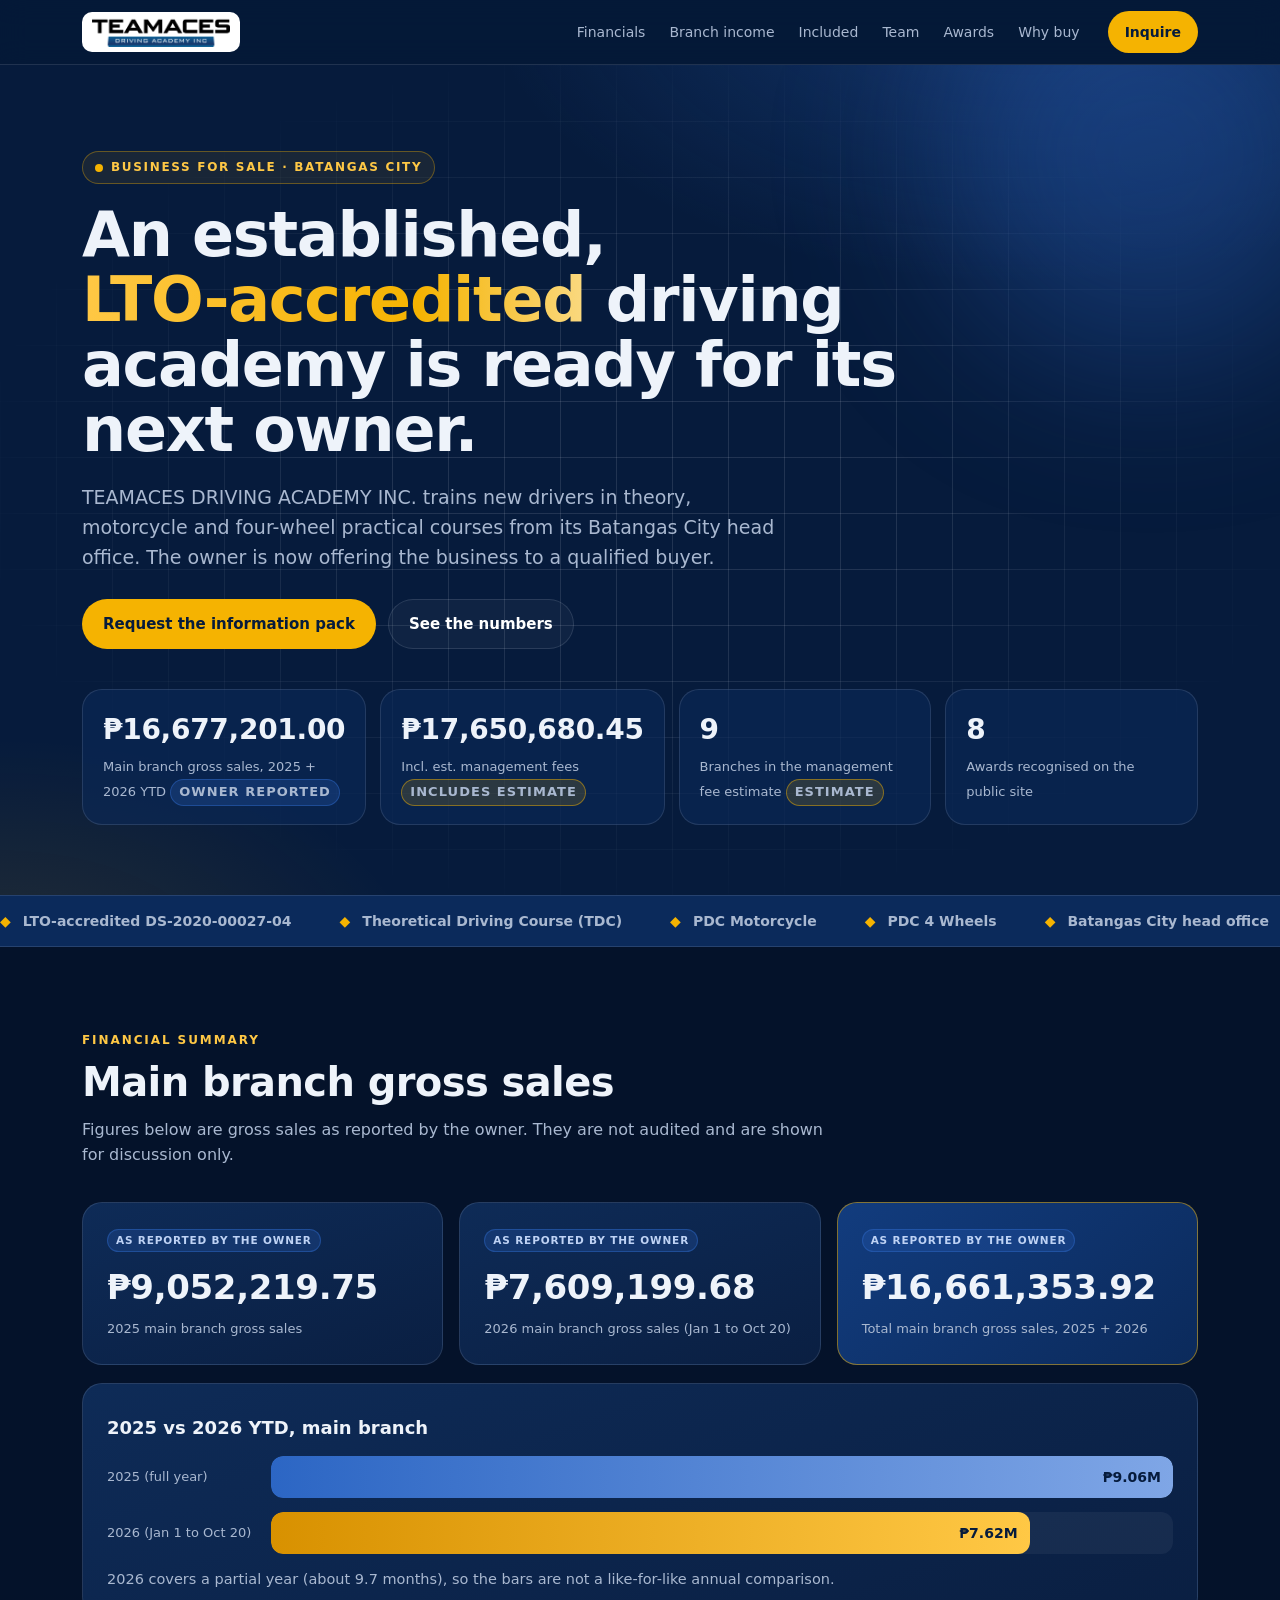
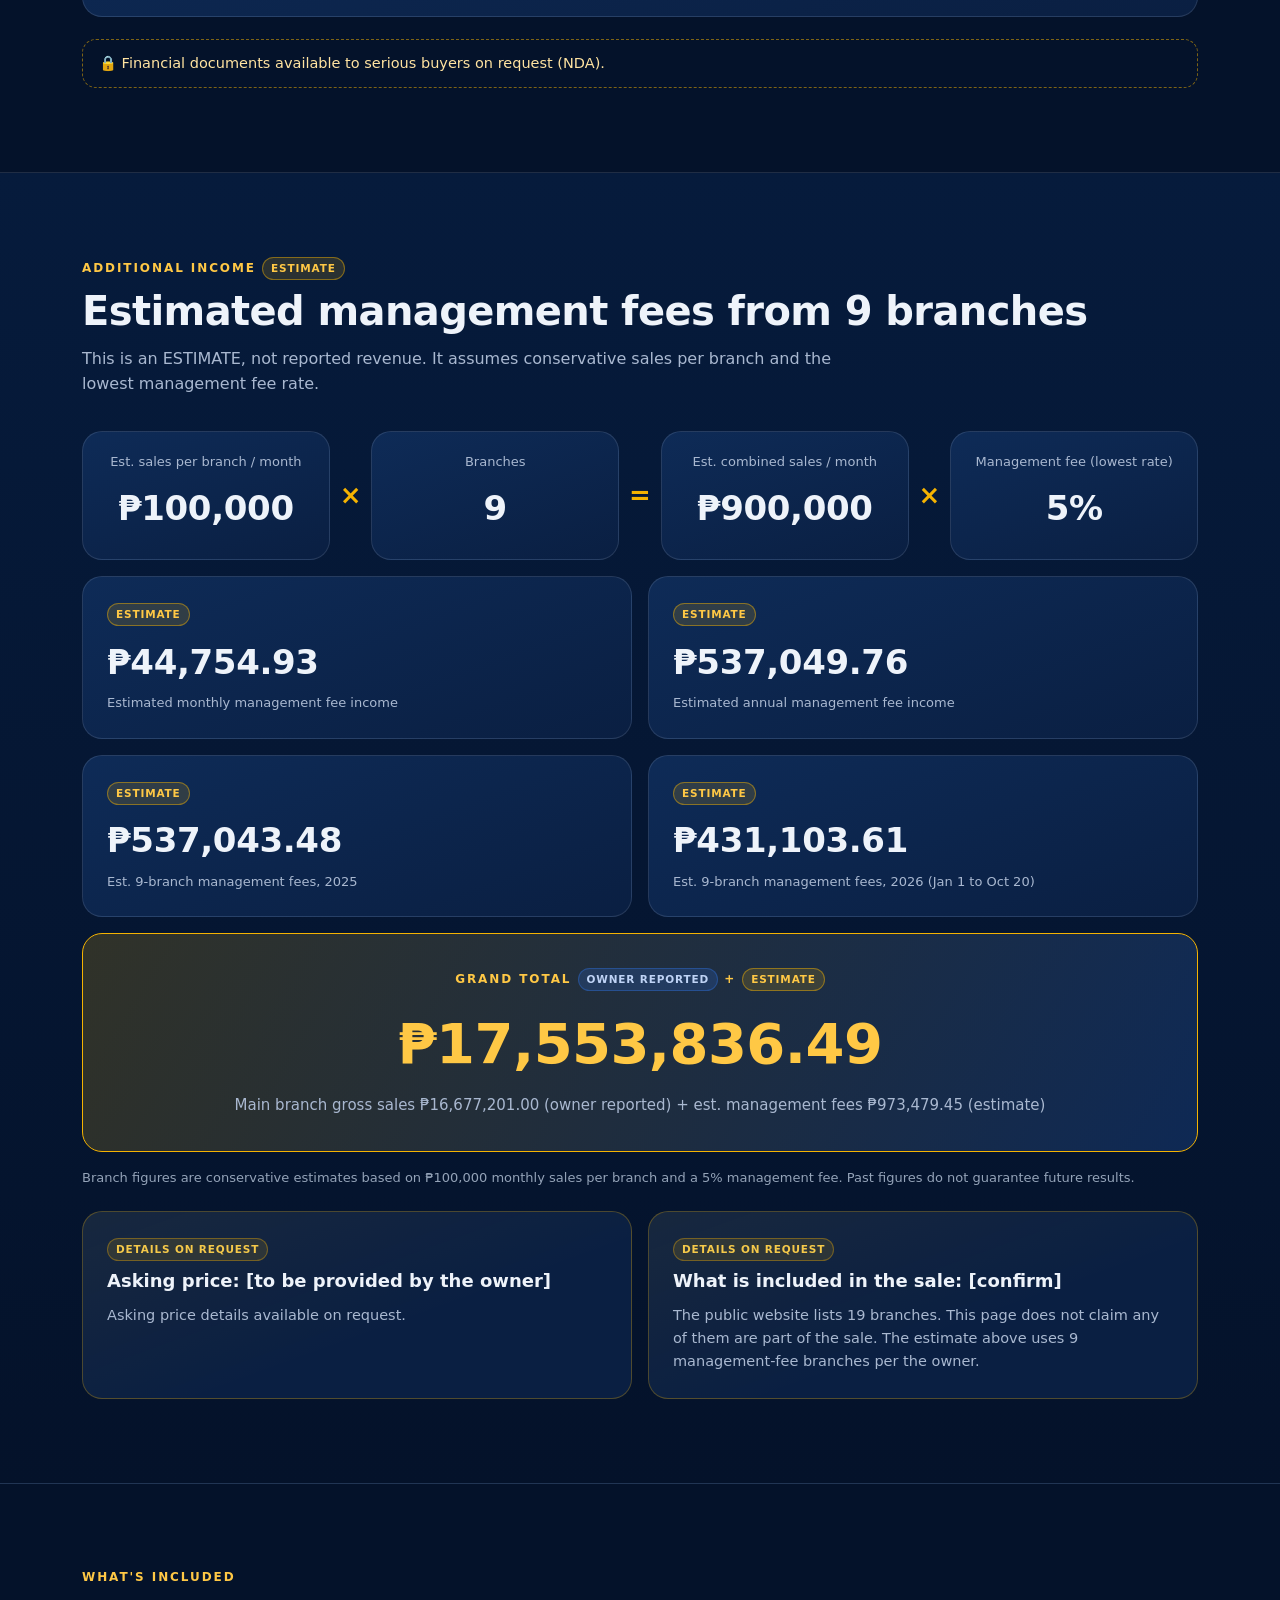
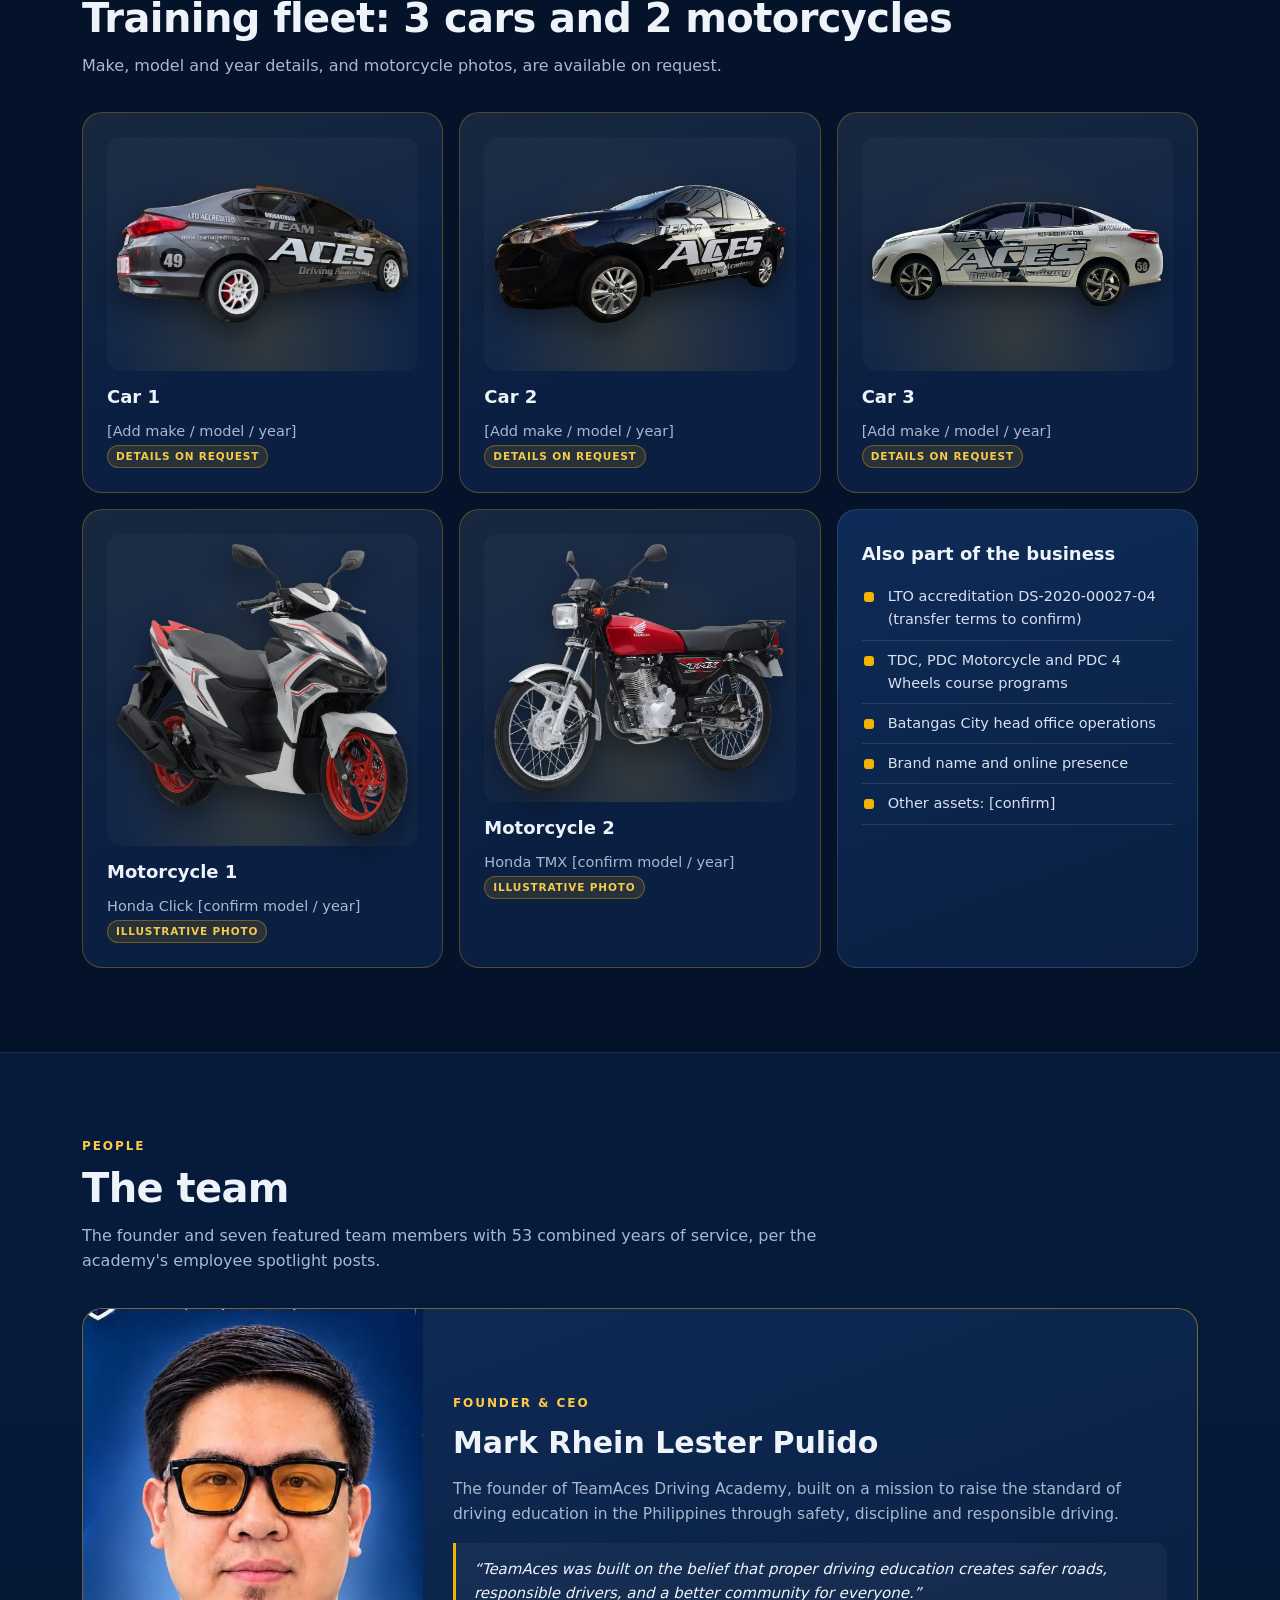
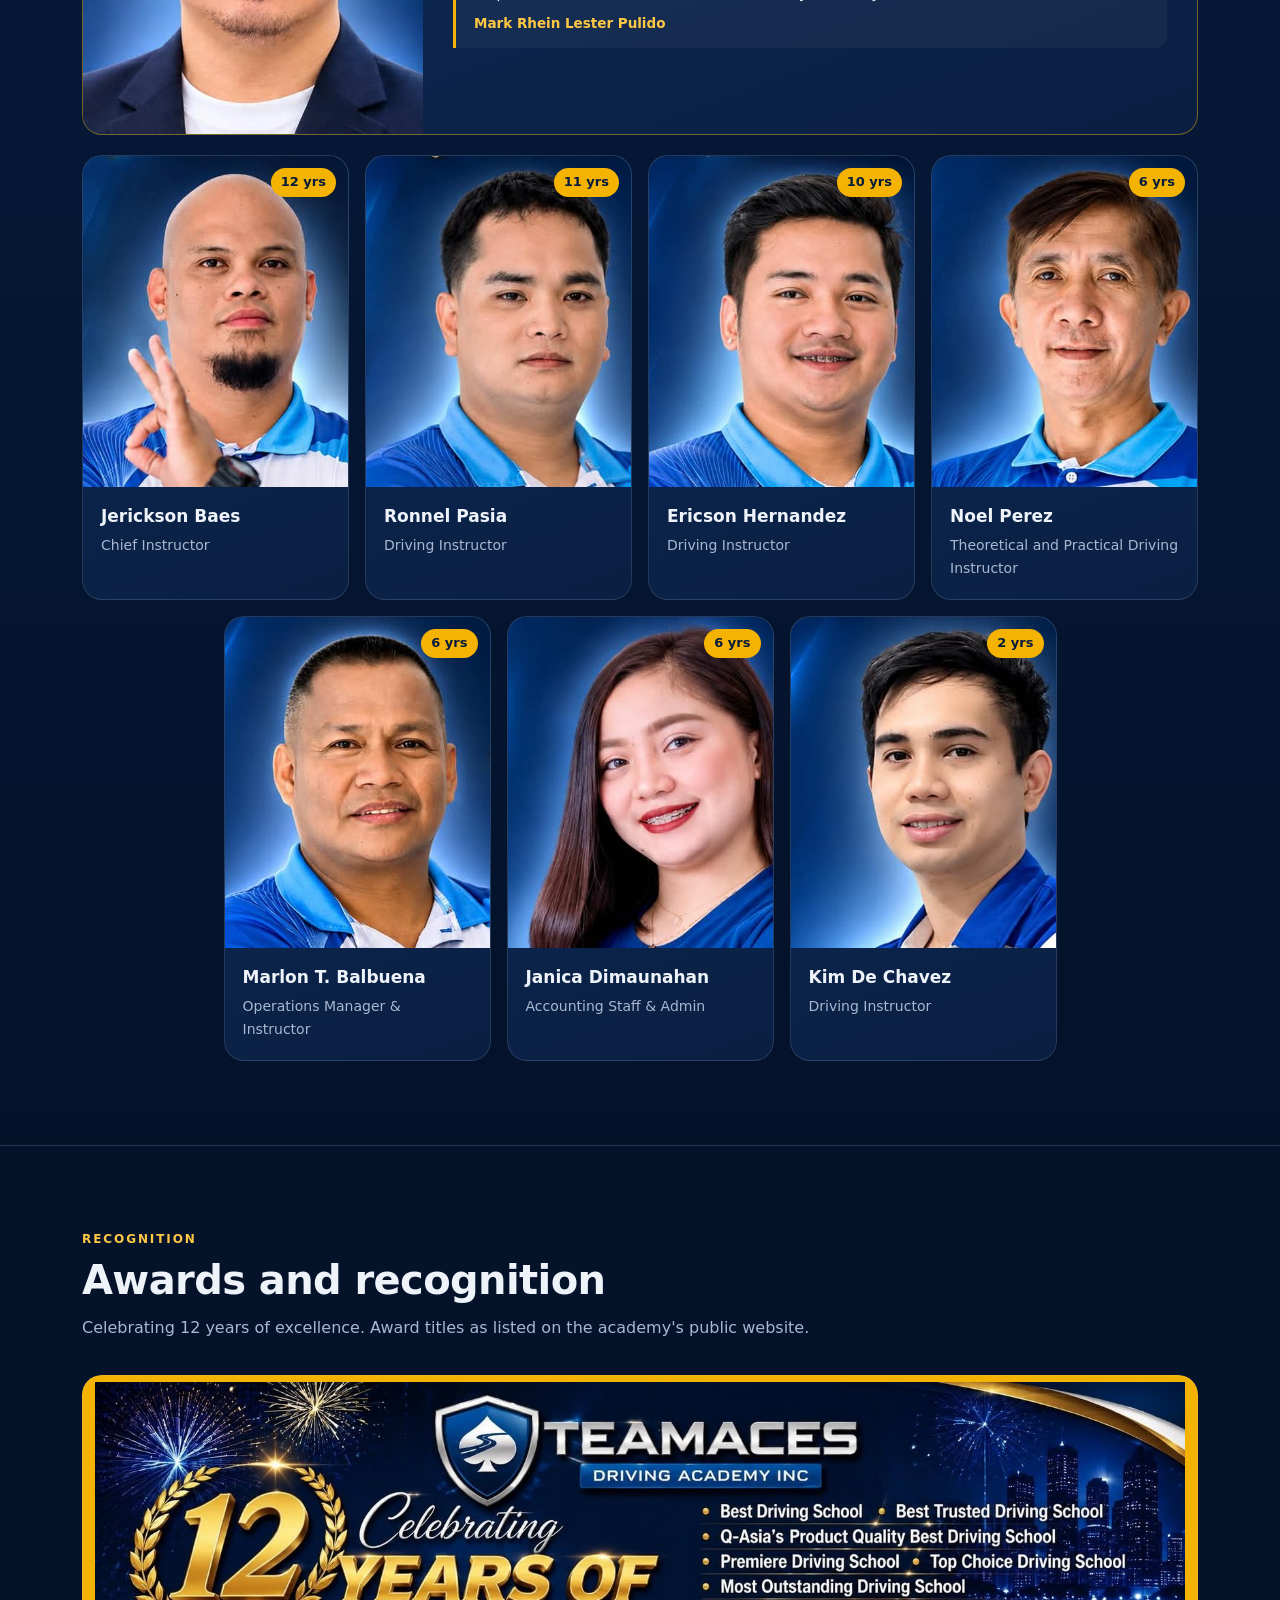
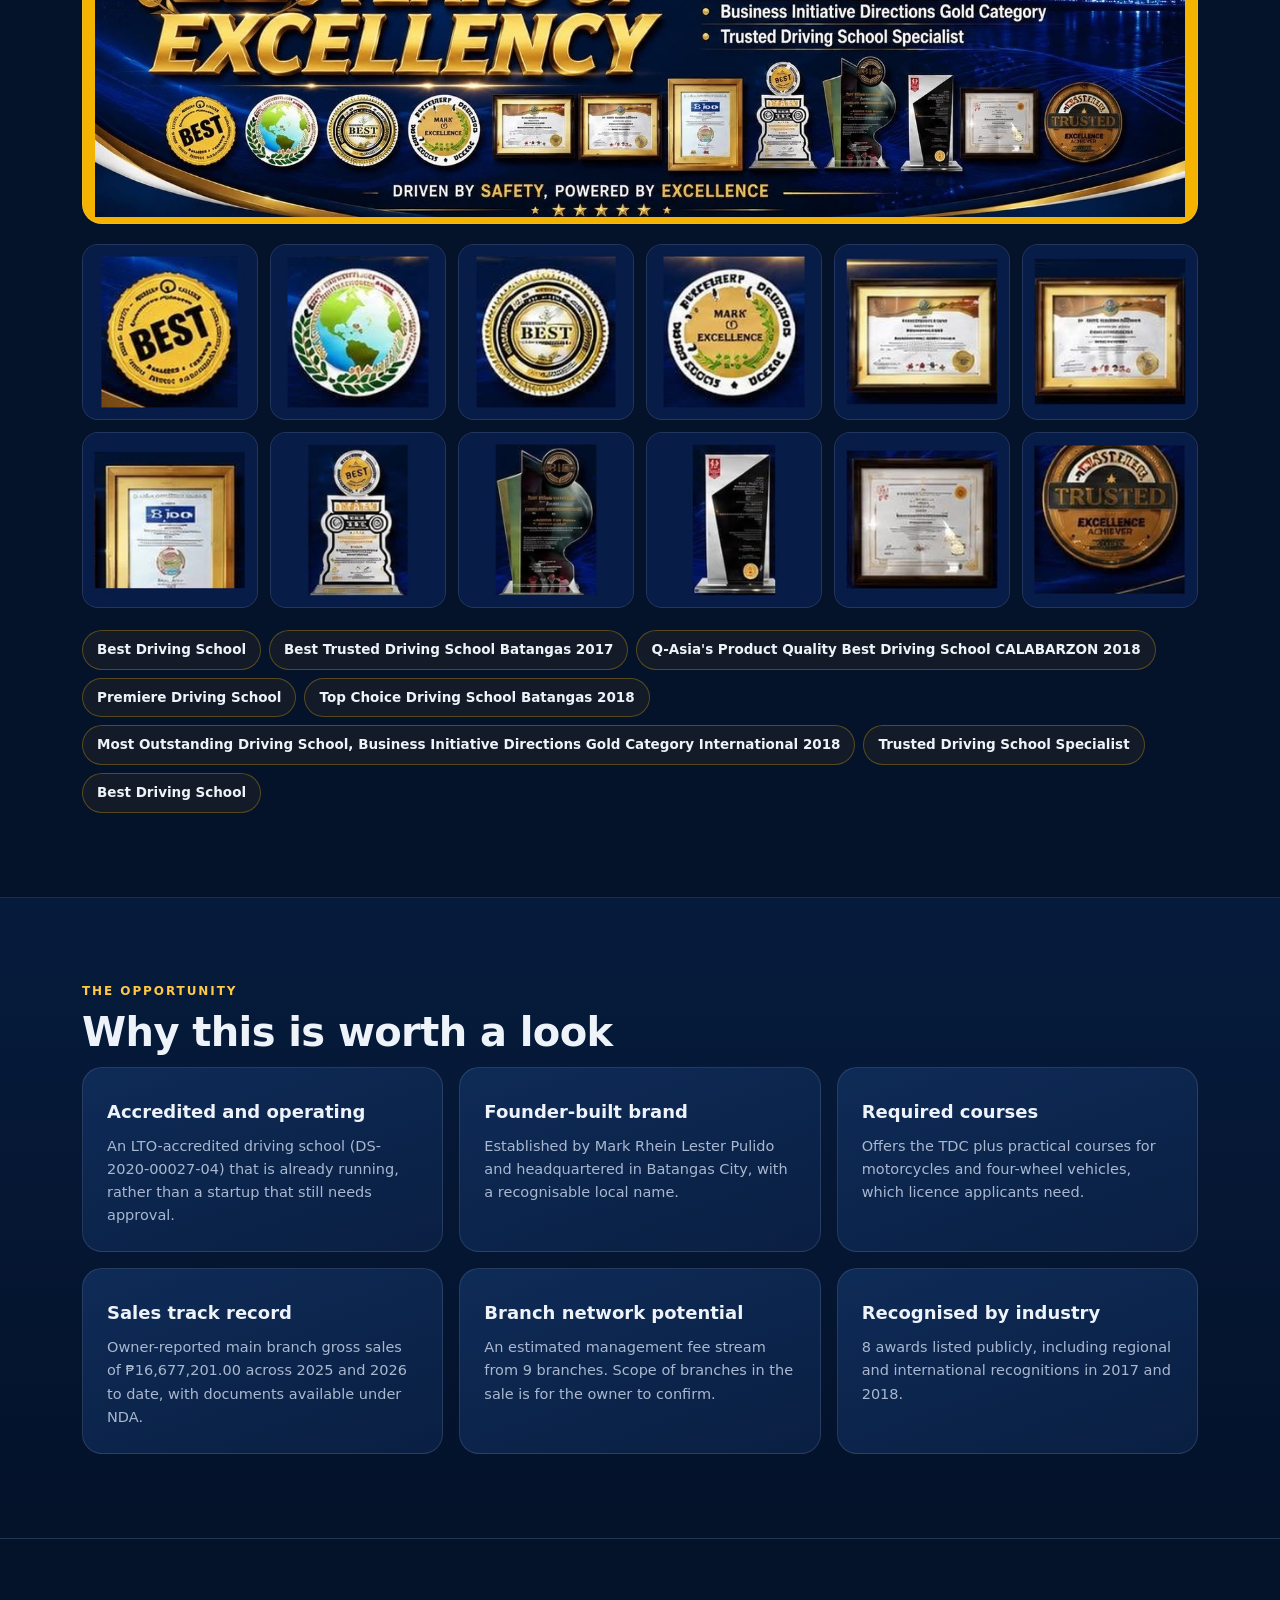
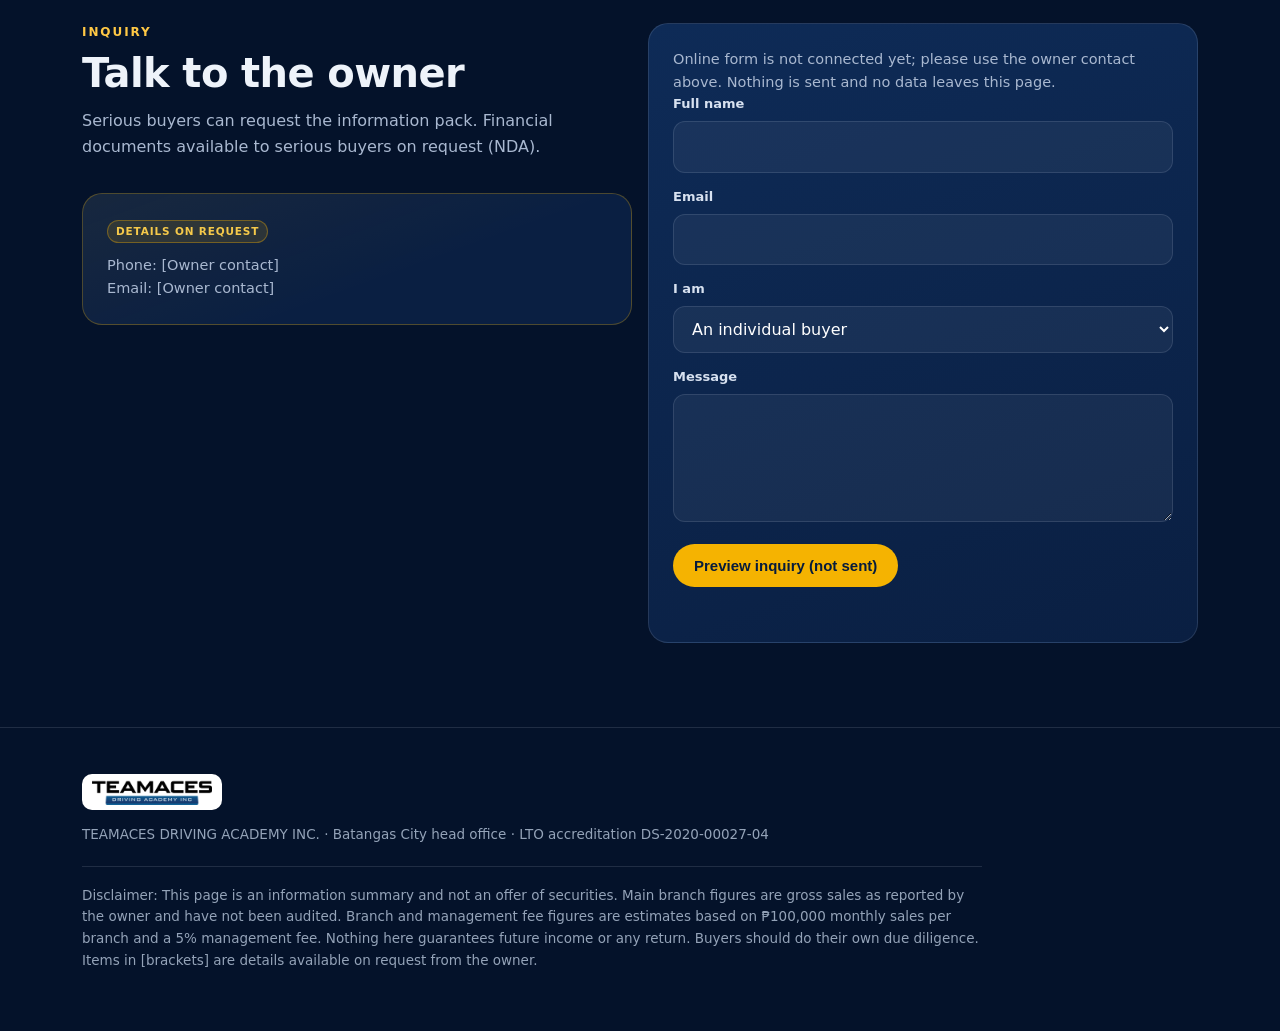
<file: index.html>
<!doctype html>
<html lang="en" class="no-js">
<head>
<meta charset="utf-8">
<meta name="viewport" content="width=device-width, initial-scale=1">
<title>Business for Sale: TEAMACES DRIVING ACADEMY INC. | LTO-Accredited Driving School, Batangas</title>
<meta name="description" content="Established LTO-accredited driving academy in Batangas City offered for sale. Owner-reported main branch sales, estimated branch management fees, vehicles included. Documents available under NDA.">
<meta name="robots" content="index, follow">
<link rel="canonical" href="https://teamaces.johnnybodegas.com/">
<link rel="icon" href="/favicon.ico" sizes="any">
<link rel="icon" type="image/png" href="/favicon-32.png">
<link rel="apple-touch-icon" href="/apple-touch-icon.png">
<meta name="theme-color" content="#0B2A5B">
<meta property="og:type" content="website">
<meta property="og:title" content="Business for Sale: TEAMACES DRIVING ACADEMY INC.">
<meta property="og:description" content="An established LTO-accredited driving academy in Batangas City is available to a serious buyer.">
<meta property="og:url" content="https://teamaces.johnnybodegas.com/">
<meta property="og:image" content="https://teamaces.johnnybodegas.com/og.png">
<meta property="og:image:width" content="1200">
<meta property="og:image:height" content="630">
<meta name="twitter:card" content="summary_large_image">
<meta name="twitter:image" content="https://teamaces.johnnybodegas.com/og.png">
<script type="application/ld+json">{"@context": "https://schema.org", "@graph": [{"@type": "Organization", "@id": "https://teamaces.johnnybodegas.com/#org", "name": "TEAMACES DRIVING ACADEMY INC.", "logo": "https://teamaces.johnnybodegas.com/assets/logo-wordmark.png", "address": {"@type": "PostalAddress", "addressLocality": "Batangas City", "addressCountry": "PH"}}, {"@type": "WebPage", "@id": "https://teamaces.johnnybodegas.com/", "url": "https://teamaces.johnnybodegas.com/", "name": "Business for Sale: TEAMACES DRIVING ACADEMY INC.", "about": {"@id": "https://teamaces.johnnybodegas.com/#org"}, "inLanguage": "en"}]}</script>
<link rel="stylesheet" href="/styles.css">
<script>document.documentElement.classList.remove('no-js')</script>
</head>
<body>
<a class="skip" href="#main">Skip to content</a>
<nav class="top" aria-label="Primary"><div class="wrap">
  <a class="brand" href="#top" aria-label="TEAMACES DRIVING ACADEMY INC. home"><img src="/assets/logo-wordmark.png" alt="Teamaces Driving Academy" width="1200" height="261"></a>
  <ul><li><a href="#financials">Financials</a></li><li><a href="#branches">Branch income</a></li><li><a href="#included">Included</a></li><li><a href="#team">Team</a></li><li><a href="#awards">Awards</a></li><li><a href="#why">Why buy</a></li></ul>
  <a class="btn btn-amber" href="#inquire">Inquire</a>
</div></nav>
<main id="main">
<header class="hero" id="top"><div class="gridbg"></div><div class="orb"></div><div class="wrap">
  <span class="eyebrow rv"><span class="dot"></span>Business for sale &middot; Batangas City</span>
  <h1 class="rv" style="--d:80ms">An established, <span class="hl" style="white-space:nowrap">LTO-accredited</span> driving academy is ready for its next owner.</h1>
  <p class="lead rv" style="--d:160ms">TEAMACES DRIVING ACADEMY INC. trains new drivers in theory, motorcycle and four-wheel practical courses from its Batangas City head office. The owner is now offering the business to a qualified buyer.</p>
  <div class="cta-row rv" style="--d:240ms"><a class="btn btn-amber" href="#inquire">Request the information pack</a><a class="btn btn-ghost" href="#financials">See the numbers</a></div>
  <div class="stats">
    <div class="stat rv" style="--d:0ms"><b data-count="mainTotal">&#8369;16,677,201.00</b><span>Main branch gross sales, 2025 + 2026 YTD <span class="tag tag-rep">Owner reported</span></span></div>
    <div class="stat rv" style="--d:90ms"><b data-count="grandTotal">&#8369;17,650,680.45</b><span>Incl. est. management fees <span class="tag tag-est">Includes estimate</span></span></div>
    <div class="stat rv" style="--d:180ms"><b data-count="branches" data-dec="0">9</b><span>Branches in the management fee estimate <span class="tag tag-est">Estimate</span></span></div>
    <div class="stat rv" style="--d:270ms"><b data-count="awards" data-dec="0">8</b><span>Awards recognised on the public site</span></div>
  </div>
</div></header>
<div class="ticker" aria-label="Highlights"><div class="track"><span>LTO-accredited DS-2020-00027-04</span><span>Theoretical Driving Course (TDC)</span><span>PDC Motorcycle</span><span>PDC 4 Wheels</span><span>Batangas City head office</span><span>8 awards recognised</span><span>Business for sale</span><span>Financial documents on request (NDA)</span><span aria-hidden="true">LTO-accredited DS-2020-00027-04</span><span aria-hidden="true">Theoretical Driving Course (TDC)</span><span aria-hidden="true">PDC Motorcycle</span><span aria-hidden="true">PDC 4 Wheels</span><span aria-hidden="true">Batangas City head office</span><span aria-hidden="true">8 awards recognised</span><span aria-hidden="true">Business for sale</span><span aria-hidden="true">Financial documents on request (NDA)</span></div></div>

<section class="s" id="financials"><div class="wrap">
  <div class="kicker rv">Financial summary</div>
  <h2 class="rv">Main branch gross sales</h2>
  <p class="sub rv">Figures below are gross sales as reported by the owner. They are not audited and are shown for discussion only.</p>
  <div class="grid g3">
    <div class="card rv"><span class="tag tag-rep">As reported by the owner</span><div class="big" data-count="main2025">&#8369;9,060,764.00</div><div class="lbl">2025 main branch gross sales</div></div>
    <div class="card rv" style="--d:90ms"><span class="tag tag-rep">As reported by the owner</span><div class="big" data-count="main2026ytd">&#8369;7,616,437.00</div><div class="lbl">2026 main branch gross sales (Jan 1 to Oct 20)</div></div>
    <div class="card total rv" style="--d:180ms"><span class="tag tag-rep">As reported by the owner</span><div class="big" data-count="mainTotal">&#8369;16,677,201.00</div><div class="lbl">Total main branch gross sales, 2025 + 2026</div></div>
  </div>
  <div class="card chart rv" role="img" aria-label="Bar chart: 2025 main branch gross sales 9,060,764 pesos; 2026 January 1 to October 20, 7,616,437 pesos">
    <h3>2025 vs 2026 YTD, main branch</h3>
    <div class="bar-row"><div class="lbl">2025 (full year)</div><div class="bar a"><i data-w="main2025">&#8369;9.06M</i></div></div>
    <div class="bar-row"><div class="lbl">2026 (Jan 1 to Oct 20)</div><div class="bar b"><i data-w="main2026ytd">&#8369;7.62M</i></div></div>
    <p class="note">2026 covers a partial year (about 9.7 months), so the bars are not a like-for-like annual comparison.</p>
  </div>
  <div class="nda rv">&#128274; Financial documents available to serious buyers on request (NDA).</div>
</div></section>

<section class="s alt" id="branches"><div class="wrap">
  <div class="kicker rv">Additional income <span class="tag tag-est">Estimate</span></div>
  <h2 class="rv">Estimated management fees from 9 branches</h2>
  <p class="sub rv">This is an ESTIMATE, not reported revenue. It assumes conservative sales per branch and the lowest management fee rate.</p>
  <div class="calc">
    <div class="card rv"><div class="lbl">Est. sales per branch / month</div><div class="big">&#8369;100,000</div></div><div class="op" aria-hidden="true">&times;</div>
    <div class="card rv" style="--d:80ms"><div class="lbl">Branches</div><div class="big">9</div></div><div class="op" aria-hidden="true">=</div>
    <div class="card rv" style="--d:160ms"><div class="lbl">Est. combined sales / month</div><div class="big">&#8369;900,000</div></div><div class="op" aria-hidden="true">&times;</div>
    <div class="card rv" style="--d:240ms"><div class="lbl">Management fee (lowest rate)</div><div class="big">5%</div></div>
  </div>
  <div class="grid g2">
    <div class="card rv"><span class="tag tag-est">Estimate</span><div class="big" data-count="feeMonthly">&#8369;45,000.00</div><div class="lbl">Estimated monthly management fee income</div></div>
    <div class="card rv" style="--d:90ms"><span class="tag tag-est">Estimate</span><div class="big" data-count="feeAnnual">&#8369;540,000.00</div><div class="lbl">Estimated annual management fee income</div></div>
    <div class="card rv"><span class="tag tag-est">Estimate</span><div class="big" data-count="fee2025">&#8369;540,000.00</div><div class="lbl">Est. 9-branch management fees, 2025</div></div>
    <div class="card rv" style="--d:90ms"><span class="tag tag-est">Estimate</span><div class="big" data-count="fee2026ytd">&#8369;433,479.45</div><div class="lbl">Est. 9-branch management fees, 2026 (Jan 1 to Oct 20)</div></div>
    <div class="card grand rv">
      <div class="kicker">Grand total <span class="tag tag-rep">Owner reported</span> + <span class="tag tag-est">Estimate</span></div>
      <div class="big" data-count="grandTotal">&#8369;17,650,680.45</div>
      <div class="eq">Main branch gross sales &#8369;16,677,201.00 (owner reported) + est. management fees &#8369;973,479.45 (estimate)</div>
    </div>
  </div>
  <p class="note rv">Branch figures are conservative estimates based on &#8369;100,000 monthly sales per branch and a 5% management fee. Past figures do not guarantee future results.</p>
  <div class="grid g2" style="margin-top:22px">
    <div class="card ph-card rv"><span class="tag tag-ph">Details on request</span><h3>Asking price: [to be provided by the owner]</h3><p>Asking price details available on request.</p></div>
    <div class="card ph-card rv" style="--d:90ms"><span class="tag tag-ph">Details on request</span><h3>What is included in the sale: [confirm]</h3><p>The public website lists 19 branches. This page does not claim any of them are part of the sale. The estimate above uses 9 management-fee branches per the owner.</p></div>
  </div>
</div></section>

<section class="s" id="included"><div class="wrap">
  <div class="kicker rv">What&#39;s included</div>
  <h2 class="rv">Training fleet: 3 cars and 2 motorcycles</h2>
  <p class="sub rv">Make, model and year details, and motorcycle photos, are available on request.</p>
  <div class="grid g3"><div class="card ph-card rv" style="--d:0ms"><div class="slot slot-img"><img src="assets/vehicles/car-1.webp" loading="lazy" alt="TeamAces Driving Academy training car 1, white and black livery"></div><h3>Car 1</h3><p>[Add make / model / year]</p><span class="tag tag-ph">Details on request</span></div><div class="card ph-card rv" style="--d:80ms"><div class="slot slot-img"><img src="assets/vehicles/car-2.webp" loading="lazy" alt="TeamAces Driving Academy training car 2, white and black livery"></div><h3>Car 2</h3><p>[Add make / model / year]</p><span class="tag tag-ph">Details on request</span></div><div class="card ph-card rv" style="--d:160ms"><div class="slot slot-img"><img src="assets/vehicles/car-3.webp" loading="lazy" alt="TeamAces Driving Academy training car 3, white and black livery"></div><h3>Car 3</h3><p>[Add make / model / year]</p><span class="tag tag-ph">Details on request</span></div><div class="card ph-card rv" style="--d:240ms"><div class="slot slot-img"><img src="assets/vehicles/motorcycle-1.webp" loading="lazy" alt="Honda Click motorcycle, illustrative manufacturer photo"></div><h3>Motorcycle 1</h3><p>Honda Click [confirm model / year]</p><span class="tag tag-ph">Illustrative photo</span></div><div class="card ph-card rv" style="--d:320ms"><div class="slot slot-img"><img src="assets/vehicles/motorcycle-2.webp" loading="lazy" alt="Honda TMX motorcycle, illustrative manufacturer photo"></div><h3>Motorcycle 2</h3><p>Honda TMX [confirm model / year]</p><span class="tag tag-ph">Illustrative photo</span></div>
    <div class="card rv"><h3>Also part of the business</h3><ul class="list"><li>LTO accreditation DS-2020-00027-04 (transfer terms to confirm)</li><li>TDC, PDC Motorcycle and PDC 4 Wheels course programs</li><li>Batangas City head office operations</li><li>Brand name and online presence</li><li>Other assets: [confirm]</li></ul></div>
  </div>
</div></section>

<section class="s alt" id="team"><div class="wrap">
  <div class="kicker rv">People</div>
  <h2 class="rv">The team</h2>
  <p class="sub rv">The founder and seven featured team members with 53 combined years of service, per the academy&#39;s employee spotlight posts.</p>
  <figure class="card founder rv"><img src="assets/team/founder.jpg" width="480" height="600" loading="lazy" alt="Mark Rhein Lester Pulido, Founder and CEO"><figcaption><div class="kicker">Founder &amp; CEO</div><h3>Mark Rhein Lester Pulido</h3><p>The founder of TeamAces Driving Academy, built on a mission to raise the standard of driving education in the Philippines through safety, discipline and responsible driving.</p><blockquote>&ldquo;TeamAces was built on the belief that proper driving education creates safer roads, responsible drivers, and a better community for everyone.&rdquo;<cite>Mark Rhein Lester Pulido</cite></blockquote></figcaption></figure><div class="team"><figure class="card person rv" style="--d:0ms"><img src="assets/team/jay.jpg" width="400" height="500" loading="lazy" alt="Jerickson Baes, Chief Instructor"><figcaption><span class="yrs">12 yrs</span><h3>Jerickson Baes</h3><p>Chief Instructor</p></figcaption></figure><figure class="card person rv" style="--d:70ms"><img src="assets/team/ronnel.jpg" width="400" height="500" loading="lazy" alt="Ronnel Pasia, Driving Instructor"><figcaption><span class="yrs">11 yrs</span><h3>Ronnel Pasia</h3><p>Driving Instructor</p></figcaption></figure><figure class="card person rv" style="--d:140ms"><img src="assets/team/ericson.jpg" width="400" height="500" loading="lazy" alt="Ericson Hernandez, Driving Instructor"><figcaption><span class="yrs">10 yrs</span><h3>Ericson Hernandez</h3><p>Driving Instructor</p></figcaption></figure><figure class="card person rv" style="--d:210ms"><img src="assets/team/noel.jpg" width="400" height="500" loading="lazy" alt="Noel Perez, Theoretical and Practical Driving Instructor"><figcaption><span class="yrs">6 yrs</span><h3>Noel Perez</h3><p>Theoretical and Practical Driving Instructor</p></figcaption></figure><figure class="card person rv" style="--d:280ms"><img src="assets/team/marlon.jpg" width="400" height="500" loading="lazy" alt="Marlon T. Balbuena, Operations Manager &amp; Instructor"><figcaption><span class="yrs">6 yrs</span><h3>Marlon T. Balbuena</h3><p>Operations Manager &amp; Instructor</p></figcaption></figure><figure class="card person rv" style="--d:350ms"><img src="assets/team/janica.jpg" width="400" height="500" loading="lazy" alt="Janica Dimaunahan, Accounting Staff &amp; Admin"><figcaption><span class="yrs">6 yrs</span><h3>Janica Dimaunahan</h3><p>Accounting Staff &amp; Admin</p></figcaption></figure><figure class="card person rv" style="--d:420ms"><img src="assets/team/kim.jpg" width="400" height="500" loading="lazy" alt="Kim De Chavez, Driving Instructor"><figcaption><span class="yrs">2 yrs</span><h3>Kim De Chavez</h3><p>Driving Instructor</p></figcaption></figure></div>
</div></section>

<section class="s" id="awards"><div class="wrap">
  <div class="kicker rv">Recognition</div>
  <h2 class="rv">Awards and recognition</h2>
  <p class="sub rv">Celebrating 12 years of excellence. Award titles as listed on the academy&#39;s public website.</p>
  <figure class="banner rv"><img src="assets/awards-banner.jpg" width="1600" height="640" loading="lazy" alt="TeamAces Driving Academy 12 years of excellence banner with award badges, certificates and trophies"></figure>
  <div class="aw-grid"><figure class="aw-tile rv" style="--d:0ms"><img src="assets/awards/award-01.jpg" width="400" height="400" loading="lazy" alt="Gold BEST seal"></figure><figure class="aw-tile rv" style="--d:40ms"><img src="assets/awards/award-02.jpg" width="400" height="400" loading="lazy" alt="Globe award seal"></figure><figure class="aw-tile rv" style="--d:80ms"><img src="assets/awards/award-03.jpg" width="400" height="400" loading="lazy" alt="BEST award seal"></figure><figure class="aw-tile rv" style="--d:120ms"><img src="assets/awards/award-04.jpg" width="400" height="400" loading="lazy" alt="Mark of Excellence seal"></figure><figure class="aw-tile rv" style="--d:160ms"><img src="assets/awards/award-05.jpg" width="400" height="400" loading="lazy" alt="Framed award certificate"></figure><figure class="aw-tile rv" style="--d:200ms"><img src="assets/awards/award-06.jpg" width="400" height="400" loading="lazy" alt="Framed award certificate"></figure><figure class="aw-tile rv" style="--d:240ms"><img src="assets/awards/award-07.jpg" width="400" height="400" loading="lazy" alt="Framed award certificate with gold frame"></figure><figure class="aw-tile rv" style="--d:280ms"><img src="assets/awards/award-08.jpg" width="400" height="400" loading="lazy" alt="BEST award trophy"></figure><figure class="aw-tile rv" style="--d:320ms"><img src="assets/awards/award-09.jpg" width="400" height="400" loading="lazy" alt="Glass award trophy"></figure><figure class="aw-tile rv" style="--d:360ms"><img src="assets/awards/award-10.jpg" width="400" height="400" loading="lazy" alt="Black and glass award trophy"></figure><figure class="aw-tile rv" style="--d:400ms"><img src="assets/awards/award-11.jpg" width="400" height="400" loading="lazy" alt="Framed award certificate"></figure><figure class="aw-tile rv" style="--d:440ms"><img src="assets/awards/award-12.jpg" width="400" height="400" loading="lazy" alt="Trusted Excellence Achiever seal"></figure></div><ul class="aw-titles"><li>Best Driving School</li><li>Best Trusted Driving School Batangas 2017</li><li>Q-Asia&#39;s Product Quality Best Driving School CALABARZON 2018</li><li>Premiere Driving School</li><li>Top Choice Driving School Batangas 2018</li><li>Most Outstanding Driving School, Business Initiative Directions Gold Category International 2018</li><li>Trusted Driving School Specialist</li><li>Best Driving School</li></ul>
</div></section>

<section class="s alt" id="why"><div class="wrap">
  <div class="kicker rv">The opportunity</div>
  <h2 class="rv">Why this is worth a look</h2>
  <div class="grid g3">
    <div class="card rv"><h3>Accredited and operating</h3><p>An LTO-accredited driving school (DS-2020-00027-04) that is already running, rather than a startup that still needs approval.</p></div>
    <div class="card rv" style="--d:80ms"><h3>Founder-built brand</h3><p>Established by Mark Rhein Lester Pulido and headquartered in Batangas City, with a recognisable local name.</p></div>
    <div class="card rv" style="--d:160ms"><h3>Required courses</h3><p>Offers the TDC plus practical courses for motorcycles and four-wheel vehicles, which licence applicants need.</p></div>
    <div class="card rv"><h3>Sales track record</h3><p>Owner-reported main branch gross sales of &#8369;16,677,201.00 across 2025 and 2026 to date, with documents available under NDA.</p></div>
    <div class="card rv" style="--d:80ms"><h3>Branch network potential</h3><p>An estimated management fee stream from 9 branches. Scope of branches in the sale is for the owner to confirm.</p></div>
    <div class="card rv" style="--d:160ms"><h3>Recognised by industry</h3><p>8 awards listed publicly, including regional and international recognitions in 2017 and 2018.</p></div>
  </div>
</div></section>

<section class="s" id="inquire"><div class="wrap">
  <div class="grid g2">
    <div class="rv"><div class="kicker">Inquiry</div><h2>Talk to the owner</h2>
      <p class="sub">Serious buyers can request the information pack. Financial documents available to serious buyers on request (NDA).</p>
      <div class="card ph-card"><span class="tag tag-ph">Details on request</span><p style="margin-top:10px">Phone: [Owner contact]</p><p>Email: [Owner contact]</p></div>
    </div>
    <form class="card rv" id="inq" novalidate aria-describedby="formnote">
      <p id="formnote" class="note" style="margin-top:0">Online form is not connected yet; please use the owner contact above. Nothing is sent and no data leaves this page.</p>
      <label for="f-name">Full name</label><input id="f-name" name="name" autocomplete="name">
      <label for="f-email">Email</label><input id="f-email" name="email" type="email" autocomplete="email">
      <label for="f-type">I am</label><select id="f-type" name="type"><option>An individual buyer</option><option>A company or investor</option><option>A broker</option></select>
      <label for="f-msg">Message</label><textarea id="f-msg" name="msg" rows="4"></textarea>
      <button class="btn btn-amber" type="submit">Preview inquiry (not sent)</button>
      <div class="formmsg" id="formmsg" role="status" aria-live="polite"></div>
    </form>
  </div>
</div></section>
</main>
<footer><div class="wrap">
  <span class="brand"><img src="/assets/logo-wordmark.png" alt="Teamaces Driving Academy" width="1200" height="261" style="height:26px;width:auto"></span>
  <div>TEAMACES DRIVING ACADEMY INC. &middot; Batangas City head office &middot; LTO accreditation DS-2020-00027-04</div>
  <div class="disc">Disclaimer: This page is an information summary and not an offer of securities. Main branch figures are gross sales as reported by the owner and have not been audited. Branch and management fee figures are estimates based on &#8369;100,000 monthly sales per branch and a 5% management fee. Nothing here guarantees future income or any return. Buyers should do their own due diligence. Items in [brackets] are details available on request from the owner.</div>
</div></footer>
<script src="/data.js"></script>
<script src="/main.js"></script>
</body>
</html>
</file>
<file: styles.css>
:root{--navy-900:#061B3C;--navy-800:#0B2A5B;--navy-700:#123C7E;--navy-600:#1A4FA0;--navy-500:#2C66C4;--navy-100:#E7EEF9;--amber-600:#D89100;--amber-500:#F5B301;--amber-400:#FFC845;--ink-4:#94A3B8;--ok:#0E9F6E;--deep:#04122A;
--line:rgba(231,238,249,.12);--muted:#A9B8D0;--font:ui-sans-serif,system-ui,-apple-system,'Segoe UI',Roboto,'Helvetica Neue',Arial,sans-serif}
*,*::before,*::after{box-sizing:border-box}
html{scroll-behavior:smooth}
body{margin:0;font-family:var(--font);background:var(--deep);color:#EEF3FA;line-height:1.6;-webkit-font-smoothing:antialiased;overflow-x:hidden}
img{max-width:100%;display:block}
a{color:var(--amber-400)}
.wrap{max-width:1160px;margin:0 auto;padding:0 22px}
.skip{position:absolute;left:-999px}.skip:focus{left:12px;top:12px;z-index:99;background:#fff;color:#000;padding:8px}
.banner{background:var(--amber-500);color:var(--navy-900);text-align:center;font-size:13px;font-weight:700;padding:6px 12px}
nav.top{position:sticky;top:0;z-index:30;backdrop-filter:blur(14px);-webkit-backdrop-filter:blur(14px);background:rgba(6,27,60,.78);border-bottom:1px solid var(--line)}
nav.top .wrap{display:flex;align-items:center;gap:18px;height:64px}
.brand{display:flex;align-items:center;background:#fff;border-radius:10px;padding:5px 10px}
.brand img{height:30px;width:auto;object-fit:contain}
nav.top ul{display:flex;gap:4px;list-style:none;margin:0 0 0 auto;padding:0}
nav.top ul a{color:var(--muted);text-decoration:none;font-size:14px;padding:8px 10px;border-radius:8px}
nav.top ul a:hover{color:#fff;background:rgba(255,255,255,.06)}
.btn{display:inline-flex;align-items:center;gap:8px;border-radius:999px;padding:12px 20px;font-weight:700;text-decoration:none;border:1px solid transparent;cursor:pointer;font-size:15px}
.btn-amber{background:var(--amber-500);color:var(--navy-900)}.btn-amber:hover{background:var(--amber-400)}
.btn-ghost{border-color:var(--line);color:#fff;background:rgba(255,255,255,.04)}
nav .btn{padding:9px 16px;font-size:14px}
.hero{position:relative;overflow:hidden;padding:86px 0 70px;background:radial-gradient(900px 500px at 80% -10%,rgba(44,102,196,.35),transparent 60%),radial-gradient(700px 400px at 0% 110%,rgba(245,179,1,.12),transparent 60%),var(--navy-900)}
.gridbg{position:absolute;inset:0;background-image:linear-gradient(var(--line) 1px,transparent 1px),linear-gradient(90deg,var(--line) 1px,transparent 1px);background-size:56px 56px;mask-image:radial-gradient(ellipse at center,#000 30%,transparent 75%);-webkit-mask-image:radial-gradient(ellipse at center,#000 30%,transparent 75%);pointer-events:none}
.orb{position:absolute;width:420px;height:420px;border-radius:50%;filter:blur(80px);background:rgba(44,102,196,.35);top:-120px;right:-80px;animation:float 14s ease-in-out infinite}
@keyframes float{50%{transform:translate(-40px,30px) scale(1.08)}}
.hero .wrap{position:relative}
.eyebrow{display:inline-flex;gap:8px;align-items:center;font-size:12px;letter-spacing:.14em;text-transform:uppercase;font-weight:700;color:var(--amber-400);border:1px solid rgba(245,179,1,.35);background:rgba(245,179,1,.08);padding:6px 12px;border-radius:999px}
.dot{width:8px;height:8px;border-radius:50%;background:var(--amber-500);animation:pulse 2s infinite}
@keyframes pulse{0%{box-shadow:0 0 0 0 rgba(245,179,1,.7)}70%{box-shadow:0 0 0 10px rgba(245,179,1,0)}}
h1{font-size:clamp(34px,5.4vw,62px);line-height:1.05;letter-spacing:-.02em;margin:18px 0 16px;max-width:900px}
h1 .hl{background:linear-gradient(90deg,var(--amber-400),var(--amber-500),#fff,var(--amber-400));background-size:200% auto;-webkit-background-clip:text;background-clip:text;color:transparent;animation:sh 6s linear infinite}
@keyframes sh{to{background-position:200% center}}
.lead{font-size:clamp(16px,1.8vw,19px);color:var(--muted);max-width:720px}
.cta-row{display:flex;flex-wrap:wrap;gap:12px;margin:26px 0 40px}
.stats{display:grid;grid-template-columns:repeat(4,1fr);gap:14px}
.stat{border-radius:20px;border:1px solid var(--line);background:rgba(11,42,91,.55);padding:18px 20px}
.stat b{display:block;font-size:clamp(20px,2.3vw,28px);letter-spacing:-.01em;font-variant-numeric:tabular-nums;white-space:nowrap}
.stat span{font-size:13px;color:var(--muted)}
.tag{display:inline-block;font-size:10.5px;font-weight:800;letter-spacing:.08em;text-transform:uppercase;padding:2px 8px;border-radius:999px;vertical-align:middle}
.tag-rep{background:rgba(44,102,196,.25);color:#BFD3F5;border:1px solid rgba(44,102,196,.5)}
.tag-est{background:rgba(245,179,1,.15);color:var(--amber-400);border:1px solid rgba(245,179,1,.45)}
.tag-ph{background:rgba(245,179,1,.12);color:#F5C94A;border:1px solid rgba(245,179,1,.35)}
.ticker{border-block:1px solid var(--line);background:var(--navy-800);overflow:hidden;padding:14px 0}
.track{display:flex;gap:48px;width:max-content;animation:mq 38s linear infinite}
.track span{white-space:nowrap;color:var(--muted);font-weight:600;font-size:14px}
.track span::before{content:"\25C6";color:var(--amber-500);margin-right:12px}
@keyframes mq{to{transform:translateX(-50%)}}
section.s{padding:84px 0;border-bottom:1px solid var(--line)}
section.alt{background:linear-gradient(180deg,var(--navy-900),var(--deep))}
.kicker{color:var(--amber-400);font-size:12px;font-weight:800;letter-spacing:.16em;text-transform:uppercase}
h2{font-size:clamp(26px,3.4vw,40px);line-height:1.15;letter-spacing:-.015em;margin:8px 0 12px}
.sub{color:var(--muted);max-width:760px;margin:0 0 34px}
.grid{display:grid;gap:16px}.g2{grid-template-columns:repeat(2,1fr)}.g3{grid-template-columns:repeat(3,1fr)}.g4{grid-template-columns:repeat(4,1fr)}
.card{border-radius:20px;background:linear-gradient(160deg,#0E2B57,#0A1F42);border:1px solid var(--line);padding:24px;transition:border-color .3s,transform .3s}
.card:hover{border-color:rgba(245,179,1,.4);transform:translateY(-3px)}
.card h3{margin:6px 0 8px;font-size:18px}
.card p{margin:0;color:var(--muted);font-size:14.5px}
.big{font-size:clamp(24px,2.8vw,34px);font-weight:800;letter-spacing:-.01em;font-variant-numeric:tabular-nums;margin:8px 0 4px;overflow-wrap:anywhere}
.lbl{font-size:13px;color:var(--muted)}
.card.total{background:linear-gradient(140deg,var(--navy-700),var(--navy-800));border-color:rgba(245,179,1,.5)}
.card.grand{grid-column:1/-1;background:linear-gradient(120deg,rgba(245,179,1,.18),rgba(44,102,196,.25));border-color:var(--amber-500);text-align:center;padding:34px}
.card.grand .big{font-size:clamp(32px,5vw,56px);color:var(--amber-400)}
.eq{font-variant-numeric:tabular-nums;color:var(--muted);font-size:15px;overflow-wrap:anywhere}
.chart{margin-top:18px}
.bar-row{display:grid;grid-template-columns:150px 1fr;gap:14px;align-items:center;margin:14px 0}
.bar{height:42px;border-radius:12px;background:rgba(255,255,255,.05);overflow:hidden}
.bar i{display:flex;align-items:center;justify-content:flex-end;height:100%;padding-right:12px;font-style:normal;font-weight:800;font-size:14px;color:var(--navy-900);border-radius:12px;width:0;transition:width 1.4s cubic-bezier(.2,.8,.2,1);white-space:nowrap}
.bar.a i{background:linear-gradient(90deg,var(--navy-500),#7FA6E6)}.bar.b i{background:linear-gradient(90deg,var(--amber-600),var(--amber-400))}
.note{font-size:13px;color:var(--ink-4);margin-top:16px}
.nda{display:flex;gap:10px;align-items:center;border:1px dashed rgba(245,179,1,.5);border-radius:14px;padding:12px 16px;margin-top:22px;color:#FFE3A1;font-size:14.5px}
.calc{display:flex;align-items:center;gap:10px;flex-wrap:wrap;justify-content:center;margin-bottom:16px}
.calc .card{flex:1 1 170px;text-align:center;padding:20px}
.op{font-size:26px;color:var(--amber-500);font-weight:800}
.ph-card{border:1px solid rgba(245,179,1,.28)!important;background:linear-gradient(160deg,rgba(245,179,1,.06),transparent 60%),#0A1F42!important}
.slot{aspect-ratio:4/3;border-radius:14px;border:1.5px dashed rgba(169,184,208,.4);display:grid;place-items:center;color:var(--ink-4);font-size:13px;background:rgba(255,255,255,.03);margin-bottom:12px;text-align:center;padding:8px}
.slot svg{width:42px;height:42px;opacity:.6;margin:0 auto 6px;display:block}
.avatar{width:72px;height:72px;border-radius:50%;border:1.5px dashed rgba(169,184,208,.5);background:rgba(255,255,255,.04);display:grid;place-items:center;color:var(--ink-4);margin-bottom:12px}
.avatar svg{width:34px;height:34px}
ul.list{list-style:none;padding:0;margin:0}ul.list li{padding:8px 0 8px 26px;position:relative;color:#D7E1F0;font-size:14.5px;border-bottom:1px solid var(--line)}
ul.list li::before{content:"";position:absolute;left:2px;top:15px;width:10px;height:10px;border-radius:3px;background:var(--amber-500)}
form label{display:block;font-size:13px;font-weight:600;margin:0 0 6px;color:#D7E1F0}
form input,form select,form textarea{width:100%;background:rgba(255,255,255,.05);border:1px solid var(--line);border-radius:12px;padding:12px 14px;color:#fff;font:inherit;margin-bottom:14px}
form select option{color:#000}
form input:focus,form textarea:focus,form select:focus,.btn:focus-visible,a:focus-visible{outline:2px solid var(--amber-400);outline-offset:2px}
.formmsg{margin-top:12px;font-size:14px;color:#BFF0D9;min-height:1.4em}
footer{padding:46px 0 60px;color:var(--ink-4);font-size:13.5px}
footer .brand{display:inline-flex;margin-bottom:14px}
.disc{border-top:1px solid var(--line);margin-top:20px;padding-top:18px;max-width:900px}
/* reveal */
.rv{opacity:0;transform:translateY(24px);transition:opacity .7s ease,transform .7s ease;transition-delay:var(--d,0ms)}
.rv.in{opacity:1;transform:none}
html.no-js .rv{opacity:1;transform:none}
@media (max-width:980px){.g4{grid-template-columns:repeat(2,1fr)}.g3{grid-template-columns:repeat(2,1fr)}.stats{grid-template-columns:repeat(2,1fr)}nav.top ul{display:none}nav.top .btn{margin-left:auto}}
@media (max-width:620px){.g2,.g3{grid-template-columns:1fr}.g4{grid-template-columns:repeat(2,1fr)}.stats{grid-template-columns:1fr}.bar-row{grid-template-columns:1fr;gap:6px}section.s{padding:60px 0}.hero{padding:56px 0 48px}.op{width:100%;text-align:center;font-size:20px}.card.grand{padding:24px 16px}}
@media (prefers-reduced-motion:reduce){*,*::before,*::after{animation:none!important;transition:none!important;scroll-behavior:auto!important}.rv{opacity:1;transform:none}.track{flex-wrap:wrap;width:auto;justify-content:center;gap:10px 28px}.track [aria-hidden]{display:none}}

.team{display:flex;flex-wrap:wrap;justify-content:center;gap:16px}
.person{margin:0;padding:0;overflow:hidden;flex:0 1 calc(25% - 12px);min-width:200px;position:relative}
.person img{display:block;width:100%;height:auto;aspect-ratio:4/5;object-fit:cover}
.person figcaption{padding:16px 18px 20px}
.person h3{margin:0 0 4px;font-size:17px}
.person p{margin:0;font-size:14px}
.person .yrs{position:absolute;top:12px;right:12px;background:var(--amber-500,#F5B301);color:#061B3C;font-weight:700;font-size:13px;padding:4px 10px;border-radius:999px}
@media (max-width:980px){.person{flex-basis:calc(50% - 8px)}}
@media (max-width:420px){.person{flex-basis:100%}}

.founder{display:grid;grid-template-columns:minmax(220px,340px) 1fr;gap:0;padding:0;overflow:hidden;margin:0 0 20px;border-color:rgba(245,179,1,.45)}
.founder img{display:block;width:100%;height:100%;object-fit:cover}
.founder figcaption{padding:28px 30px;align-self:center}
.founder h3{font-size:clamp(22px,3vw,30px);margin:6px 0 10px}
.founder p{font-size:15.5px}
.founder blockquote{margin:16px 0 0;padding:14px 18px;border-left:3px solid var(--amber-500,#F5B301);background:rgba(255,255,255,.04);border-radius:0 12px 12px 0;color:#EEF3FA;font-style:italic;font-size:15px}
.founder cite{display:block;margin-top:8px;font-style:normal;font-weight:600;color:var(--amber-400,#FFC845);font-size:13.5px}
.banner{margin:0 0 20px;border-radius:20px;overflow:hidden;border:1px solid var(--line)}
.banner img{display:block;width:100%;height:auto}
.aw-ic{width:34px;height:34px;color:var(--amber-400,#FFC845);margin-bottom:10px}.aw-ic svg{width:100%;height:100%}
@media (max-width:700px){.founder{grid-template-columns:1fr}.founder img{aspect-ratio:4/5;height:auto}}

.aw-grid{display:grid;grid-template-columns:repeat(6,1fr);gap:12px;margin:0 0 22px}
.aw-tile{margin:0;border-radius:16px;overflow:hidden;border:1px solid var(--line);background:#081C48;transition:border-color .3s,transform .3s}
.aw-tile:hover{border-color:rgba(245,179,1,.5);transform:translateY(-3px)}
.aw-tile img{display:block;width:100%;height:auto;aspect-ratio:1}
.aw-titles{list-style:none;margin:0;padding:0;display:flex;flex-wrap:wrap;gap:8px}
.aw-titles li{padding:8px 14px;border-radius:999px;border:1px solid rgba(245,179,1,.3);background:rgba(245,179,1,.06);color:#EEF3FA;font-size:13.5px;font-weight:600}
@media (max-width:900px){.aw-grid{grid-template-columns:repeat(4,1fr)}}
@media (max-width:560px){.aw-grid{grid-template-columns:repeat(3,1fr);gap:8px}}

.slot-img{border:0;background:radial-gradient(ellipse at 50% 85%,rgba(245,179,1,.14),transparent 65%),rgba(255,255,255,.03);padding:10px}
.slot-img img{width:100%;height:100%;object-fit:contain;filter:drop-shadow(0 10px 14px rgba(0,0,0,.45))}
</file>
